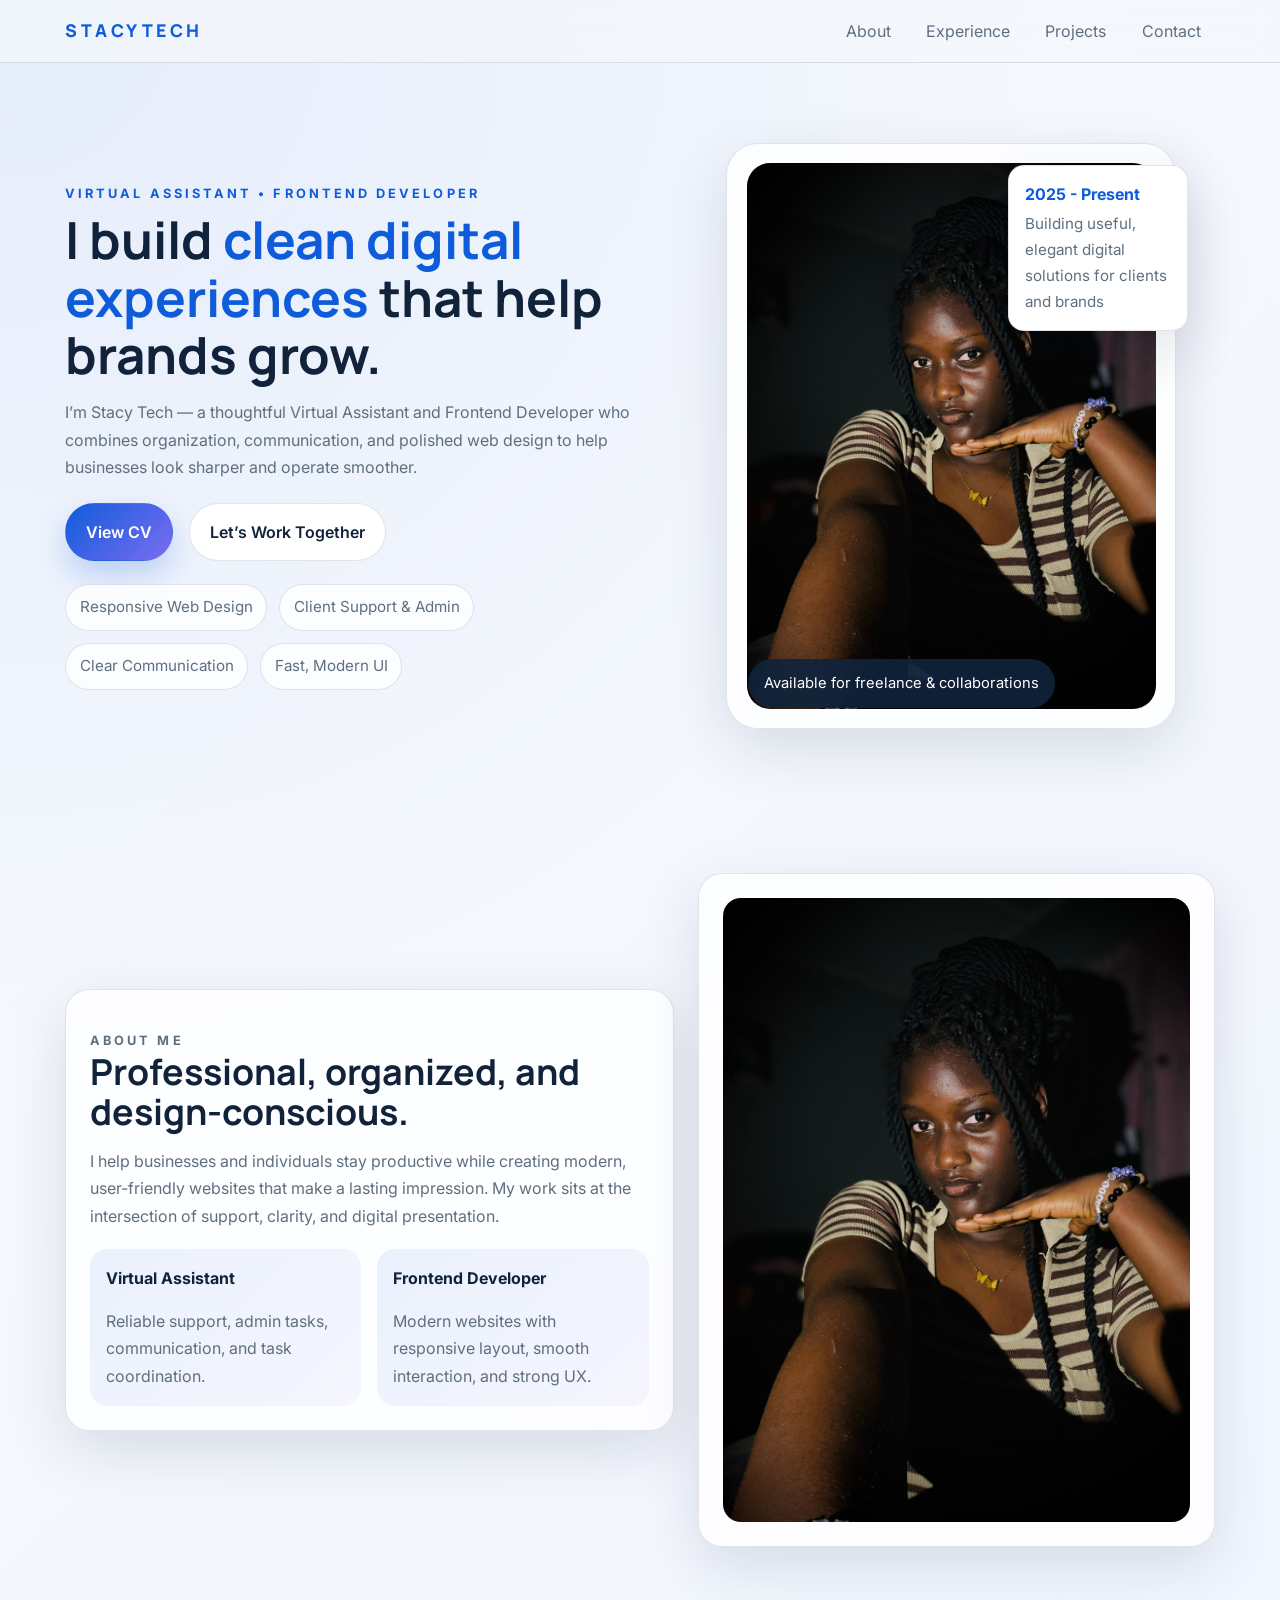
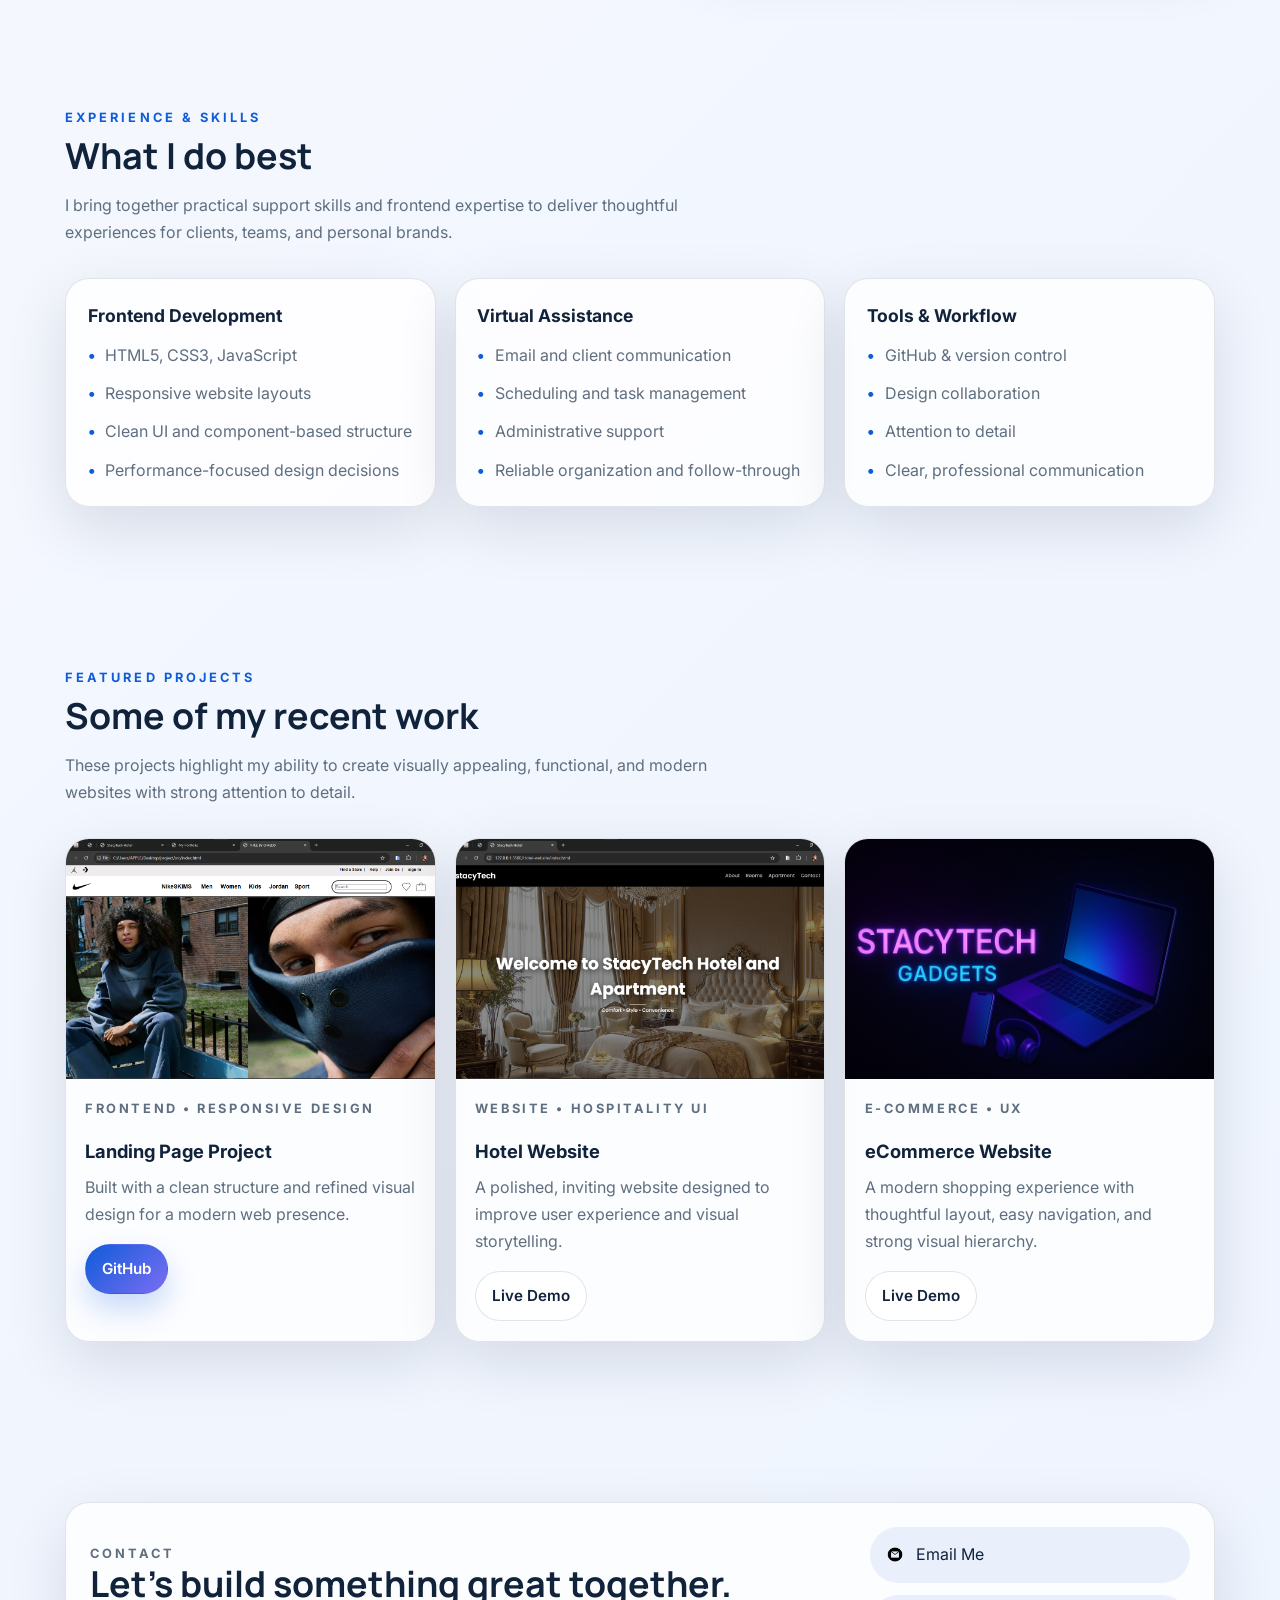
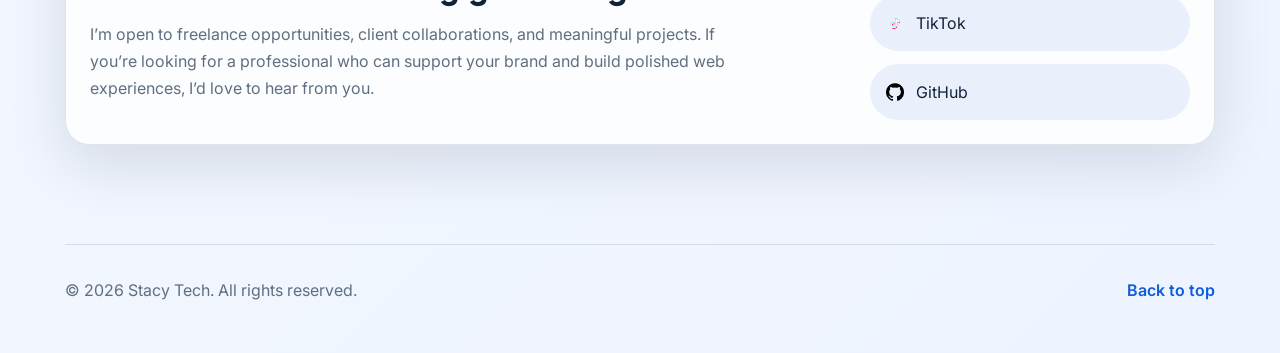
<file: index.html>
<!DOCTYPE html>
<html lang="en">
  <head>
    <meta charset="UTF-8" />
    <meta name="viewport" content="width=device-width, initial-scale=1.0" />
    <meta
      name="description"
      content="Stacy Tech is a Virtual Assistant and Frontend Developer creating polished, modern, and user-friendly digital experiences."
    />
    <title>Stacy Tech | Virtual Assistant & Frontend Developer</title>

    <link rel="preconnect" href="https://fonts.googleapis.com" />
    <link rel="preconnect" href="https://fonts.gstatic.com" crossorigin />
    <link
      href="https://fonts.googleapis.com/css2?family=Inter:wght@400;500;600;700;800&family=Manrope:wght@600;700;800&display=swap"
      rel="stylesheet"
    />

    <link rel="stylesheet" href="./css/mediaqueries.css" />
    <link rel="stylesheet" href="./css/styles.css" />
    
  </head>
  <body>
    <header class="site-header">
      <div class="container navbar">
        <a class="logo" href="#home">stacyTech</a>

        <nav class="desktop-nav" aria-label="Primary navigation">
          <ul class="nav-links">
            <li><a href="#about">About</a></li>
            <li><a href="#experience">Experience</a></li>
            <li><a href="#projects">Projects</a></li>
            <li><a href="#contact">Contact</a></li>
          </ul>
        </nav>

        <div class="hamburger-menu">
          <button
            class="hamburger-icon"
            type="button"
            aria-label="Toggle menu"
            aria-expanded="false"
            aria-controls="mobile-menu"
          >
            <span></span>
            <span></span>
            <span></span>
          </button>

          <div class="menu-links" id="mobile-menu">
            <a href="#about">About</a>
            <a href="#experience">Experience</a>
            <a href="#projects">Projects</a>
            <a href="#contact">Contact</a>
          </div>
        </div>
      </div>
    </header>

    <main id="home">
      <section class="hero">
        <div class="container hero-grid">
          <div class="hero__content">
            <p class="section-eyebrow">Virtual Assistant • Frontend Developer</p>
            <h1 class="hero__title">
              I build <span class="accent">clean digital experiences</span>
              that help brands grow.
            </h1>
            <p class="hero__description">
              I’m Stacy Tech — a thoughtful Virtual Assistant and Frontend Developer
              who combines organization, communication, and polished web design to
              help businesses look sharper and operate smoother.
            </p>

            <div class="btn-row">
              <a class="btn btn--primary" href="./cv.html" target="_blank" rel="noreferrer">
                View CV
              </a>
              <a class="btn btn--secondary" href="#contact">Let’s Work Together</a>
            </div>

            <div class="hero__badges">
              <span>Responsive Web Design</span>
              <span>Client Support & Admin</span>
              <span>Clear Communication</span>
              <span>Fast, Modern UI</span>
            </div>
          </div>

          <div class="hero__visual">
            <div class="hero__card">
              <img
                class="hero__image"
                src="assets/whatsapp.jpg"
                alt="Portrait of Stacy Tech"
                loading="eager"
              />
              <div class="hero__status">Available for freelance & collaborations</div>

              <div class="hero__mini-card">
                <strong>2025 - Present</strong>
                <p>Building useful, elegant digital solutions for clients and brands</p>
              </div>
            </div>
          </div>
        </div>
      </section>

      <section class="section" id="about">
        <div class="container about-grid">
          <div class="about-card">
            <p class="section-eyebrow">About me</p>
            <h2 class="section-title">Professional, organized, and design-conscious.</h2>
            <p>
              I help businesses and individuals stay productive while creating
              modern, user-friendly websites that make a lasting impression.
              My work sits at the intersection of support, clarity, and digital
              presentation.
            </p>
            <div class="about-highlights">
              <div class="highlight">
                <strong>Virtual Assistant</strong>
                <p>Reliable support, admin tasks, communication, and task coordination.</p>
              </div>
              <div class="highlight">
                <strong>Frontend Developer</strong>
                <p>Modern websites with responsive layout, smooth interaction, and strong UX.</p>
              </div>
            </div>
          </div>

          <div class="about-card">
            <div class="about__image-wrap">
              <img
                class="about__image"
                src="assets/whatsapp.jpg"
                alt="Stacy Tech working on web design and virtual support"
                loading="lazy"
              />
            </div>
          </div>
        </div>
      </section>

      <section class="section" id="experience">
        <div class="container">
          <div class="section-heading">
            <p class="section-eyebrow">Experience & skills</p>
            <h2 class="section-title">What I do best</h2>
            <p class="section-text">
              I bring together practical support skills and frontend expertise to
              deliver thoughtful experiences for clients, teams, and personal brands.
            </p>
          </div>

          <div class="skills-grid">
            <article class="skill-card">
              <h3>Frontend Development</h3>
              <ul>
                <li>HTML5, CSS3, JavaScript</li>
                <li>Responsive website layouts</li>
                <li>Clean UI and component-based structure</li>
                <li>Performance-focused design decisions</li>
              </ul>
            </article>

            <article class="skill-card">
              <h3>Virtual Assistance</h3>
              <ul>
                <li>Email and client communication</li>
                <li>Scheduling and task management</li>
                <li>Administrative support</li>
                <li>Reliable organization and follow-through</li>
              </ul>
            </article>

            <article class="skill-card">
              <h3>Tools & Workflow</h3>
              <ul>
                <li>GitHub & version control</li>
                <li>Design collaboration</li>
                <li>Attention to detail</li>
                <li>Clear, professional communication</li>
              </ul>
            </article>
          </div>
        </div>
      </section>

      <section class="section" id="projects">
        <div class="container">
          <div class="section-heading">
            <p class="section-eyebrow">Featured projects</p>
            <h2 class="section-title">Some of my recent work</h2>
            <p class="section-text">
              These projects highlight my ability to create visually appealing,
              functional, and modern websites with strong attention to detail.
            </p>
          </div>

          <div class="project-grid">
            <article class="project-card">
              <img
                src="assets/Screenshot 2025-11-29 193331.png"
                alt="Project one preview"
                loading="lazy"
              />
              <div class="card-content">
                <p class="project-meta">Frontend • Responsive Design</p>
                <h3>Landing Page Project</h3>
                <p>Built with a clean structure and refined visual design for a modern web presence.</p>
                <div class="project-links">
                  <a class="btn btn--small btn--primary" href="https://github.com/stacytech/html-and-css-web.git" target="_blank" rel="noreferrer">GitHub</a>
                </div>
              </div>
            </article>

            <article class="project-card">
              <img
                src="assets/Screenshot 2025-11-29 192546.png"
                alt="Project two preview"
                loading="lazy"
              />
              <div class="card-content">
                <p class="project-meta">Website • Hospitality UI</p>
                <h3>Hotel Website</h3>
                <p>A polished, inviting website designed to improve user experience and visual storytelling.</p>
                <div class="project-links">
                  <a class="btn btn--small btn--secondary" href="https://stacytech.github.io/Hotel-website/" target="_blank" rel="noreferrer">Live Demo</a>
                </div>
              </div>
            </article>

            <article class="project-card">
              <img
                src="assets/ChatGPT Image Nov 9, 2025, 04_23_33 PM.png"
                alt="Project three preview"
                loading="lazy"
              />
              <div class="card-content">
                <p class="project-meta">E-commerce • UX</p>
                <h3>eCommerce Website</h3>
                <p>A modern shopping experience with thoughtful layout, easy navigation, and strong visual hierarchy.</p>
                <div class="project-links">
                  <a class="btn btn--small btn--secondary" href="https://stacytech.github.io/eCommerce-website/" target="_blank" rel="noreferrer">Live Demo</a>
                </div>
              </div>
            </article>
          </div>
        </div>
      </section>

      <section class="section" id="contact">
        <div class="container">
          <div class="contact-card">
            <div>
              <p class="section-eyebrow">Contact</p>
              <h2 class="section-title">Let’s build something great together.</h2>
              <p class="section-text">
                I’m open to freelance opportunities, client collaborations, and meaningful projects.
                If you’re looking for a professional who can support your brand and build polished web experiences,
                I’d love to hear from you.
              </p>
            </div>

            <div class="contact-list">
              <a class="contact-item" href="mailto:successomede06@gmail.com">
                <img src="assets/email.png" alt="" />
                <span>Email Me</span>
              </a>
              <a class="contact-item" href="https://www.tiktok.com/@stacytech" target="_blank" rel="noreferrer">
                <img src="assets/tiktok.png" alt="" />
                <span>TikTok</span>
              </a>
              <a class="contact-item" href="https://github.com/stacytech" target="_blank" rel="noreferrer">
                <img src="assets/github.png" alt="" />
                <span>GitHub</span>
              </a>
            </div>
          </div>
        </div>
      </section>
    </main>

    <footer class="site-footer">
      <div class="container footer-row">
        <p>© <span id="year"></span> Stacy Tech. All rights reserved.</p>
        <a href="#home">Back to top</a>
      </div>
    </footer>

    <script src="./script.js"></script>
  </body>
</html>
</file>
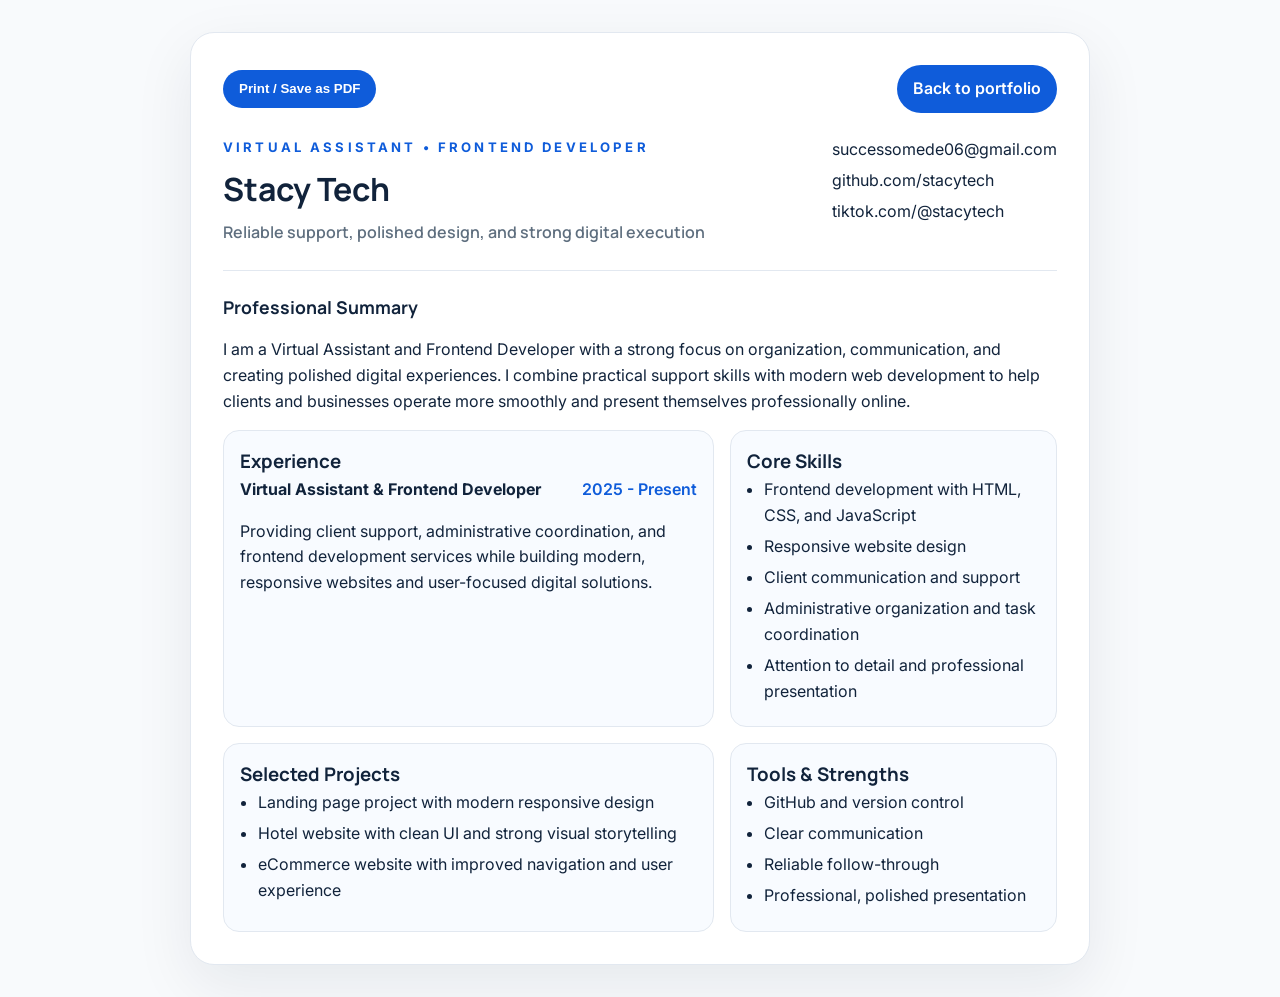
<file: cv.html>
<!DOCTYPE html>
<html lang="en">
  <head>
    <meta charset="UTF-8" />
    <meta name="viewport" content="width=device-width, initial-scale=1.0" />
    <title>Stacy Tech | CV</title>
    <link rel="preconnect" href="https://fonts.googleapis.com" />
    <link rel="preconnect" href="https://fonts.gstatic.com" crossorigin />
    <link
      href="https://fonts.googleapis.com/css2?family=Inter:wght@400;500;600;700;800&family=Manrope:wght@600;700;800&display=swap"
      rel="stylesheet"
    />
    <style>
      :root {
        --text: #11233b;
        --muted: #5f6f7f;
        --primary: #0f5cda;
        --border: #e2e8f0;
        --bg: #f8fafc;
        --card: #ffffff;
      }

      * {
        box-sizing: border-box;
      }

      body {
        margin: 0;
        font-family: "Inter", sans-serif;
        color: var(--text);
        background: var(--bg);
        line-height: 1.6;
      }

      .cv-page {
        max-width: 900px;
        margin: 2rem auto;
        padding: 2rem;
        background: var(--card);
        border: 1px solid var(--border);
        border-radius: 24px;
        box-shadow: 0 20px 60px rgba(8, 24, 48, 0.08);
      }

      .cv-toolbar {
        display: flex;
        justify-content: space-between;
        align-items: center;
        margin-bottom: 1.5rem;
        gap: 1rem;
      }

      .cv-toolbar a,
      .cv-toolbar button {
        border: none;
        background: var(--primary);
        color: white;
        padding: 0.7rem 1rem;
        border-radius: 999px;
        cursor: pointer;
        text-decoration: none;
        font-weight: 600;
      }

      .cv-header {
        display: flex;
        justify-content: space-between;
        align-items: start;
        gap: 1.5rem;
        padding-bottom: 1.5rem;
        border-bottom: 1px solid var(--border);
      }

      .eyebrow {
        color: var(--primary);
        font-size: 0.82rem;
        font-weight: 700;
        letter-spacing: 0.24em;
        text-transform: uppercase;
        margin: 0 0 0.4rem;
      }

      h1, h2, h3 {
        font-family: "Manrope", sans-serif;
        margin: 0;
      }

      h1 {
        font-size: 2rem;
        margin-bottom: 0.3rem;
      }

      h2 {
        font-size: 1rem;
        color: var(--muted);
        font-weight: 600;
      }

      .cv-contact {
        display: grid;
        gap: 0.35rem;
      }

      .cv-contact a {
        color: var(--text);
        text-decoration: none;
      }

      .cv-section {
        padding-top: 1.4rem;
      }

      .cv-section h3 {
        font-size: 1.1rem;
        margin-bottom: 0.7rem;
      }

      .cv-grid {
        display: grid;
        grid-template-columns: 1.2fr 0.8fr;
        gap: 1rem;
        margin-top: 1rem;
      }

      .cv-card {
        padding: 1rem;
        background: #f8fbff;
        border: 1px solid var(--border);
        border-radius: 16px;
      }

      .item {
        margin-bottom: 1rem;
      }

      .item-header {
        display: flex;
        justify-content: space-between;
        gap: 1rem;
        margin-bottom: 0.2rem;
      }

      .item-header span {
        color: var(--primary);
        font-weight: 600;
      }

      ul {
        padding-left: 1.1rem;
        margin: 0;
      }

      li {
        margin-bottom: 0.35rem;
      }

      @media print {
        body {
          background: white;
        }

        .cv-page {
          box-shadow: none;
          border: none;
          margin: 0;
          padding: 0;
          max-width: none;
        }

        .cv-toolbar {
          display: none;
        }
      }
    </style>
  </head>
  <body>
    <main class="cv-page">
      <div class="cv-toolbar">
        <button onclick="window.print()">Print / Save as PDF</button>
        <a href="../index.html">Back to portfolio</a>
      </div>

      <section class="cv-header">
        <div>
          <p class="eyebrow">Virtual Assistant • Frontend Developer</p>
          <h1>Stacy Tech</h1>
          <h2>Reliable support, polished design, and strong digital execution</h2>
        </div>

        <div class="cv-contact">
          <a href="mailto:successomede06@gmail.com">successomede06@gmail.com</a>
          <a href="https://github.com/stacytech">github.com/stacytech</a>
          <a href="https://www.tiktok.com/@stacytech">tiktok.com/@stacytech</a>
        </div>
      </section>

      <section class="cv-section">
        <h3>Professional Summary</h3>
        <p>
          I am a Virtual Assistant and Frontend Developer with a strong focus on organization,
          communication, and creating polished digital experiences. I combine practical support
          skills with modern web development to help clients and businesses operate more smoothly
          and present themselves professionally online.
        </p>
      </section>

      <div class="cv-grid">
        <div class="cv-card">
          <h3>Experience</h3>

          <div class="item">
            <div class="item-header">
              <strong>Virtual Assistant & Frontend Developer</strong>
              <span>2025 - Present</span>
            </div>
            <p>
              Providing client support, administrative coordination, and frontend development
              services while building modern, responsive websites and user-focused digital solutions.
            </p>
          </div>
        </div>

        <div class="cv-card">
          <h3>Core Skills</h3>
          <ul>
            <li>Frontend development with HTML, CSS, and JavaScript</li>
            <li>Responsive website design</li>
            <li>Client communication and support</li>
            <li>Administrative organization and task coordination</li>
            <li>Attention to detail and professional presentation</li>
          </ul>
        </div>
      </div>

      <div class="cv-grid">
        <div class="cv-card">
          <h3>Selected Projects</h3>
          <ul>
            <li>Landing page project with modern responsive design</li>
            <li>Hotel website with clean UI and strong visual storytelling</li>
            <li>eCommerce website with improved navigation and user experience</li>
          </ul>
        </div>

        <div class="cv-card">
          <h3>Tools & Strengths</h3>
          <ul>
            <li>GitHub and version control</li>
            <li>Clear communication</li>
            <li>Reliable follow-through</li>
            <li>Professional, polished presentation</li>
          </ul>
        </div>
      </div>
    </main>
  </body>
</html>
</file>
<file: css/mediaqueries.css>
@media (max-width: 1024px) {
  .hero-grid {
    gap: 2rem;
  }
}

@media (max-width: 768px) {
  .hero {
    padding-top: 3rem;
  }

  .hero__title {
    max-width: 100%;
  }
}

@media (max-width: 600px) {
  .navbar {
    padding: 0.9rem 0;
  }

  .section {
    padding: 4rem 0;
  }

  .hero__badges {
    gap: 0.55rem;
  }

  .hero__badges span {
    font-size: 0.85rem;
  }
}
</file>
<file: css/styles.css>
:root {
  --bg: #f4f7fb;
  --surface: #ffffff;
  --surface-soft: rgba(255, 255, 255, 0.8);
  --text: #11233b;
  --muted: #5f6f7f;
  --primary: #0f5cda;
  --primary-dark: #0a3d96;
  --accent: #7c6df2;
  --border: rgba(17, 35, 59, 0.12);
  --shadow: 0 20px 60px rgba(8, 24, 48, 0.12);
  --radius-lg: 24px;
  --radius-md: 18px;
  --radius-sm: 12px;
  --max-width: 1150px;
}

* {
  box-sizing: border-box;
}

html {
  scroll-behavior: smooth;
  scroll-padding-top: 90px;
}

body {
  margin: 0;
  font-family: "Inter", system-ui, -apple-system, BlinkMacSystemFont, "Segoe UI", sans-serif;
  color: var(--text);
  background:
    radial-gradient(circle at top left, rgba(15, 92, 218, 0.08), transparent 28%),
    linear-gradient(135deg, #f7f9fd 0%, #eef4ff 100%);
  line-height: 1.7;
  overflow-x: hidden;
}

body.menu-open {
  overflow: hidden;
}

img {
  display: block;
  max-width: 100%;
}

a {
  color: inherit;
  text-decoration: none;
}

button {
  font: inherit;
}

section[id] {
  scroll-margin-top: 100px;
}

.container {
  width: min(var(--max-width), calc(100% - 2rem));
  margin: 0 auto;
}

.site-header {
  position: sticky;
  top: 0;
  z-index: 1000;
  background: rgba(244, 247, 251, 0.72);
  backdrop-filter: blur(14px);
  border-bottom: 1px solid var(--border);
}

.navbar {
  display: flex;
  align-items: center;
  justify-content: space-between;
  padding: 1rem 0;
}

.logo {
  font-family: "Manrope", sans-serif;
  font-size: 1.1rem;
  font-weight: 800;
  letter-spacing: 0.2em;
  text-transform: uppercase;
  color: var(--primary);
}

.desktop-nav {
  display: block;
}

.nav-links {
  display: flex;
  align-items: center;
  gap: 0.4rem;
  list-style: none;
  margin: 0;
  padding: 0;
}

.nav-links a {
  padding: 0.6rem 0.9rem;
  border-radius: 999px;
  color: var(--muted);
  transition: all 0.2s ease;
}

.nav-links a:hover,
.nav-links a.active {
  color: var(--primary);
  background: rgba(15, 92, 218, 0.1);
}

.hamburger-menu {
  display: none;
  position: relative;
}

.hamburger-icon {
  border: none;
  background: transparent;
  display: flex;
  flex-direction: column;
  gap: 4px;
  cursor: pointer;
  padding: 0.3rem;
}

.hamburger-icon span {
  width: 1.35rem;
  height: 2px;
  background: var(--text);
  border-radius: 999px;
  transition: all 0.3s ease;
}

.hamburger-icon.open span:nth-child(1) {
  transform: rotate(45deg) translate(5px, 5px);
}

.hamburger-icon.open span:nth-child(2) {
  opacity: 0;
}

.hamburger-icon.open span:nth-child(3) {
  transform: rotate(-45deg) translate(5px, -5px);
}

.menu-links {
  position: absolute;
  right: 0;
  top: calc(100% + 0.7rem);
  display: none;
  flex-direction: column;
  gap: 0.35rem;
  min-width: 220px;
  padding: 0.9rem;
  background: var(--surface);
  border: 1px solid var(--border);
  border-radius: var(--radius-md);
  box-shadow: var(--shadow);
}

.menu-links.open {
  display: flex;
}

.menu-links a {
  padding: 0.7rem 0.8rem;
  border-radius: 10px;
  color: var(--text);
}

.menu-links a:hover {
  background: rgba(15, 92, 218, 0.08);
  color: var(--primary);
}

.hero {
  padding: 5rem 0 4rem;
}

.hero-grid {
  display: grid;
  grid-template-columns: 1.05fr 0.95fr;
  align-items: center;
  gap: 2.5rem;
}

.section-eyebrow {
  margin: 0 0 0.45rem;
  font-size: 0.8rem;
  font-weight: 700;
  letter-spacing: 0.24em;
  text-transform: uppercase;
  color: var(--primary);
}

.hero__title,
.section-title {
  font-family: "Manrope", sans-serif;
  line-height: 1.12;
  margin: 0;
}

.hero__title {
  font-size: clamp(2.3rem, 4vw, 3.8rem);
  max-width: 650px;
}

.hero__title .accent {
  color: var(--primary);
}

.hero__description,
.section-text,
.about-card p,
.project-card p,
.contact-card p {
  color: var(--muted);
  max-width: 660px;
  margin: 1rem 0 0;
}

.hero__badges {
  display: flex;
  flex-wrap: wrap;
  gap: 0.75rem;
  margin-top: 1.4rem;
}

.hero__badges span {
  padding: 0.6rem 0.85rem;
  background: var(--surface-soft);
  border: 1px solid var(--border);
  border-radius: 999px;
  color: var(--muted);
  font-size: 0.95rem;
}

.btn-row {
  display: flex;
  flex-wrap: wrap;
  gap: 1rem;
  margin-top: 1.4rem;
}

.btn {
  display: inline-flex;
  align-items: center;
  justify-content: center;
  padding: 0.9rem 1.25rem;
  border-radius: 999px;
  font-weight: 600;
  transition: transform 0.2s ease, box-shadow 0.2s ease, background 0.2s ease;
  border: 1px solid transparent;
  cursor: pointer;
}

.btn:hover {
  transform: translateY(-2px);
}

.btn--primary {
  background: linear-gradient(135deg, var(--primary), var(--accent));
  color: white;
  box-shadow: 0 15px 30px rgba(15, 92, 218, 0.22);
}

.btn--secondary {
  background: white;
  color: var(--text);
  border-color: var(--border);
}

.btn--small {
  padding: 0.7rem 1rem;
  font-size: 0.95rem;
}

.hero__visual {
  display: grid;
  place-items: center;
}

.hero__card {
  position: relative;
  width: min(100%, 450px);
  padding: 1.2rem;
  border: 1px solid var(--border);
  border-radius: 2rem;
  background: var(--surface-soft);
  box-shadow: var(--shadow);
}

.hero__image {
  width: 100%;
  height: 100%;
  max-height: 560px;
  object-fit: cover;
  border-radius: 1.45rem;
}

.hero__status {
  position: absolute;
  bottom: 1.3rem;
  left: 1.3rem;
  padding: 0.75rem 1rem;
  border-radius: 999px;
  background: rgba(17, 35, 59, 0.92);
  color: white;
  font-size: 0.92rem;
}

.hero__mini-card {
  position: absolute;
  top: 1.3rem;
  right: -0.8rem;
  max-width: 180px;
  padding: 0.95rem 1rem;
  background: white;
  border: 1px solid var(--border);
  border-radius: 16px;
  box-shadow: var(--shadow);
}

.hero__mini-card strong {
  display: block;
  margin-bottom: 0.2rem;
  color: var(--primary);
}

.hero__mini-card p {
  margin: 0;
  color: var(--muted);
  font-size: 0.95rem;
}

.section {
  padding: 5rem 0;
}

.section-heading {
  margin-bottom: 2rem;
}

.section-title {
  font-size: clamp(1.75rem, 2.8vw, 2.3rem);
}

.about-grid {
  display: grid;
  grid-template-columns: 1fr 0.85fr;
  gap: 1.5rem;
  align-items: center;
}

.about-card,
.skill-card,
.project-card,
.contact-card {
  background: var(--surface-soft);
  border: 1px solid var(--border);
  border-radius: var(--radius-lg);
  box-shadow: var(--shadow);
}

.about-card {
  padding: 1.5rem;
}

.about__image-wrap {
  overflow: hidden;
  border-radius: calc(var(--radius-lg) - 6px);
}

.about__image {
  width: 100%;
  height: 100%;
  min-height: 360px;
  object-fit: cover;
}

.about-highlights {
  display: grid;
  grid-template-columns: repeat(2, minmax(0, 1fr));
  gap: 1rem;
  margin-top: 1.2rem;
}

.highlight {
  padding: 1rem;
  border-radius: var(--radius-md);
  background: linear-gradient(135deg, rgba(15, 92, 218, 0.08), rgba(124, 109, 242, 0.06));
}

.highlight strong {
  display: block;
  margin-bottom: 0.35rem;
}

.skills-grid {
  display: grid;
  grid-template-columns: repeat(3, minmax(0, 1fr));
  gap: 1.2rem;
}

.skill-card {
  padding: 1.35rem;
}

.skill-card h3 {
  margin: 0 0 0.7rem;
  font-size: 1.1rem;
}

.skill-card ul {
  list-style: none;
  margin: 0;
  padding: 0;
  display: grid;
  gap: 0.7rem;
  color: var(--muted);
}

.skill-card li::before {
  content: "•";
  margin-right: 0.6rem;
  color: var(--primary);
  font-weight: 700;
}

.project-grid {
  display: grid;
  grid-template-columns: repeat(3, minmax(0, 1fr));
  gap: 1.2rem;
}

.project-card {
  overflow: hidden;
}

.project-card img {
  width: 100%;
  height: 240px;
  object-fit: cover;
}

.card-content {
  padding: 1.2rem;
}

.project-meta {
  margin: 0;
  color: var(--primary);
  font-size: 0.8rem;
  font-weight: 700;
  letter-spacing: 0.2em;
  text-transform: uppercase;
}

.project-card h3 {
  margin: 0.4rem 0 0.4rem;
  font-size: 1.15rem;
}

.project-card p {
  margin: 0 0 1rem;
}

.contact-card {
  display: grid;
  grid-template-columns: 1fr 320px;
  gap: 1.6rem;
  padding: 1.5rem;
}

.contact-list {
  display: grid;
  gap: 0.8rem;
}

.contact-item {
  display: flex;
  align-items: center;
  gap: 0.75rem;
  padding: 0.9rem 1rem;
  border-radius: 999px;
  background: rgba(15, 92, 218, 0.08);
  color: var(--text);
}

.contact-item img {
  width: 1.1rem;
  height: 1.1rem;
}

.site-footer {
  padding: 1.2rem 0 2rem;
}

.footer-row {
  display: flex;
  justify-content: space-between;
  align-items: center;
  gap: 1rem;
  color: var(--muted);
  border-top: 1px solid var(--border);
  padding-top: 1rem;
}

.footer-row a {
  color: var(--primary);
  font-weight: 600;
}

@media (max-width: 960px) {
  .hero-grid,
  .about-grid {
    grid-template-columns: 1fr;
  }

  .hero__visual {
    order: -1;
  }

  .skills-grid,
  .project-grid {
    grid-template-columns: repeat(2, minmax(0, 1fr));
  }

  .contact-card {
    grid-template-columns: 1fr;
  }
}

@media (max-width: 700px) {
  .desktop-nav {
    display: none;
  }

  .hamburger-menu {
    display: block;
  }

  .hero {
    padding-top: 3rem;
  }

  .hero__mini-card {
    position: static;
    margin-top: 1rem;
    max-width: none;
  }

  .about-highlights,
  .skills-grid,
  .project-grid {
    grid-template-columns: 1fr;
  }

  .hero__title {
    font-size: clamp(2rem, 7vw, 2.8rem);
  }

  .footer-row {
    flex-direction: column;
    align-items: flex-start;
  }
}

@media (max-width: 480px) {
  .container {
    width: min(var(--max-width), calc(100% - 1.25rem));
  }

  .hero__card {
    padding: 0.8rem;
    border-radius: 1.3rem;
  }

  .hero__status {
    left: 0.8rem;
    bottom: 0.8rem;
    font-size: 0.82rem;
  }

  .btn-row {
    flex-direction: column;
    align-items: stretch;
  }

  .btn {
    width: 100%;
  }
}

@media (prefers-reduced-motion: reduce) {
  html {
    scroll-behavior: auto;
  }

  *,
  *::before,
  *::after {
    animation: none !important;
    transition: none !important;
  }
}
</file>
